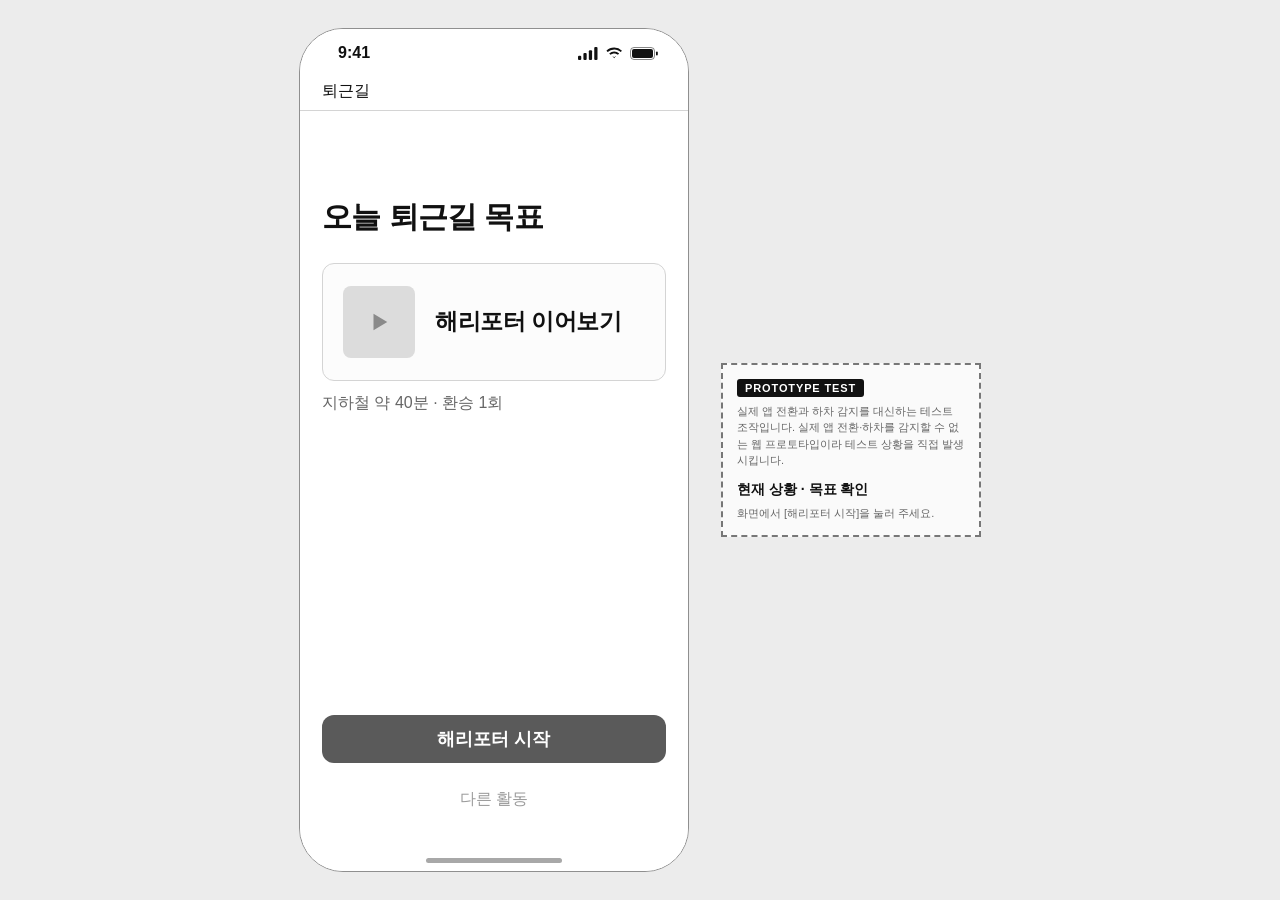
<file: experiments/claude/index.html>
<!DOCTYPE html>
<html lang="ko">
<head>
<meta charset="UTF-8">
<meta name="viewport" content="width=device-width, initial-scale=1, viewport-fit=cover">
<title>퇴근길 목표 — Lo-fi PoC</title>
<link rel="stylesheet" href="styles.css">
</head>
<body>
<div class="stage" id="stage">

  <!-- ================= 모바일 프레임 (참가자에게 보이는 화면) ================= -->
  <main class="frame" id="frame">
    <div class="statusbar" aria-hidden="true">
      <span>9:41</span>
      <span class="icons">
        <svg viewBox="0 0 18 12"><rect x="0" y="8" width="3" height="4" rx="1"/><rect x="5" y="5.5" width="3" height="6.5" rx="1"/><rect x="10" y="3" width="3" height="9" rx="1"/><rect x="15" y="0" width="3" height="12" rx="1"/></svg>
        <svg viewBox="0 0 17 12"><path d="M8.5 2.3c2.3 0 4.4.9 6 2.4l1.2-1.3A10.6 10.6 0 0 0 8.5.5C5.7.5 3.2 1.6 1.3 3.4l1.2 1.3a8.7 8.7 0 0 1 6-2.4zm0 3.6c1.3 0 2.500.5 3.400 1.300l1.200-1.300a7 7 0 0 0-9.200 0l1.200 1.300c.9-.8 2.100-1.300 3.400-1.300zm0 3.500L6.600 8l1.900 2.400L10.400 8z"/></svg>
        <svg viewBox="0 0 28 13"><rect x=".5" y=".5" width="24" height="12" rx="3.5" fill="none" stroke="#111" opacity=".5"/><rect x="2" y="2" width="21" height="9" rx="2"/><rect x="26" y="4.5" width="1.8" height="4" rx=".9"/></svg>
      </span>
    </div>

    <!-- S0 대기: 연구자가 과제를 시작하기 전까지 참가자에게 비어 있는 화면 -->
    <section class="screen active" id="s0" data-screen="standby" tabindex="-1" aria-label="대기 중"></section>

    <!-- S1 목표 확인 -->
    <section class="screen" id="s1" data-screen="goal" tabindex="-1" aria-label="오늘 퇴근길 목표">
      <header class="appbar">퇴근길</header>
      <div class="content">
        <h1 class="title">오늘 퇴근길 목표</h1>
        <div class="activity-card">
          <div class="thumb" aria-hidden="true"><svg viewBox="0 0 24 24"><path d="M6 3l15 9-15 9z"/></svg></div>
          <strong class="activity-name"><span>해리포터</span> <span>이어보기</span></strong>
        </div>
        <p class="meta">지하철 약 40분 · 환승 1회</p>
      </div>
      <div class="bottom">
        <button class="btn-primary" id="start-btn" type="button">해리포터 시작</button>
        <button class="btn-text" id="other-btn" type="button" disabled aria-label="다른 활동 (이번 버전에서는 사용할 수 없음)">다른 활동</button>
      </div>
    </section>

    <!-- S2 외부 OTT 앱 (정적 시뮬레이션 — 조작 가능한 요소 없음) -->
    <section class="screen" id="s2" data-screen="ott" tabindex="-1" aria-label="외부 OTT 앱 시뮬레이션, 해리포터 시청 화면">
      <div class="top navbar"><button class="nav-back" id="back-ott" type="button" aria-label="뒤로 가기"><svg viewBox="0 0 24 24" aria-hidden="true"><path d="M15 5l-7 7 7 7"/></svg></button><span class="chip" aria-hidden="true">외부 OTT 앱</span></div>
      <div class="ott-body" aria-hidden="true">
        <div class="video">
          <div class="play"><svg viewBox="0 0 24 24"><path d="M6 3l15 9-15 9z"/></svg></div>
          <div class="progress"><i></i><b></b></div>
        </div>
        <div class="info">
          <h2>해리포터</h2>
          <div class="pills"><span class="bar" style="width:68px;background:#b5b5b5"></span><span class="bar" style="width:116px"></span></div>
          <div class="ott-actions">
            <svg viewBox="0 0 24 24"><path d="M12 4v16M4 12h16"/></svg>
            <svg viewBox="0 0 24 24"><path d="M7 11v9H4v-9zM7 11l4-7c1.5 0 2.500 1 2 3l-.5 3H19c1 0 2 1 1.700 2.200l-1.500 6A2 2 0 0 1 17.300 20H7"/></svg>
            <svg viewBox="0 0 24 24"><path d="M17 13V4h3v9zM17 13l-4 7c-1.500 0-2.500-1-2-3l.5-3H5c-1 0-2-1-1.700-2.200l1.500-6A2 2 0 0 1 6.700 4H17"/></svg>
            <span class="spacer"></span>
            <span class="dots">•••</span>
          </div>
          <div class="ott-text"><span class="bar w90"></span><span class="bar w70"></span><span class="bar w40"></span></div>
          <div class="rail-title"></div>
          <div class="rail">
            <div class="card"><div class="img"></div><span class="bar w90"></span><span class="bar w40"></span></div>
            <div class="card"><div class="img"></div><span class="bar w90"></span><span class="bar w40"></span></div>
            <div class="card"><div class="img"></div><span class="bar w90"></span><span class="bar w40"></span></div>
            <div class="card"><div class="img"></div></div>
          </div>
        </div>
      </div>
    </section>

    <!-- S3 등록한 이탈 앱 (일반 피드 구조 시뮬레이션, 내부 세로 스크롤) -->
    <section class="screen" id="s3" data-screen="feed" tabindex="-1" aria-label="등록한 이탈 앱 시뮬레이션, 피드 화면">
      <div class="chip-wrap navbar"><button class="nav-back" id="back-feed" type="button" aria-label="뒤로 가기"><svg viewBox="0 0 24 24" aria-hidden="true"><path d="M15 5l-7 7 7 7"/></svg></button><span class="chip" aria-hidden="true">등록한 이탈 앱</span></div>
      <div class="feed" id="feed" tabindex="0" role="region" aria-label="피드 (위아래로 스크롤)"></div>
    </section>

    <!-- S5 하차 후 평가 -->
    <section class="screen" id="s5" data-screen="reflection" tabindex="-1" aria-labelledby="refl-title">
      <header class="appbar">오늘 퇴근길</header>
      <div class="content">
        <h1 class="title" id="refl-title">오늘 이동시간,<br>원했던 방식에<br>가깝게 보냈나요?</h1>
        <fieldset class="scale-set" id="scale">
          <legend class="sr-only">원했던 방식에 가깝게 보낸 정도, 1점 전혀 아니에요에서 5점 매우 그래요</legend>
          <div class="scale">
            <label class="rate"><input type="radio" name="rating" value="1" aria-label="1점, 전혀 아니에요"><span>1</span></label>
            <label class="rate"><input type="radio" name="rating" value="2" aria-label="2점"><span>2</span></label>
            <label class="rate"><input type="radio" name="rating" value="3" aria-label="3점"><span>3</span></label>
            <label class="rate"><input type="radio" name="rating" value="4" aria-label="4점"><span>4</span></label>
            <label class="rate"><input type="radio" name="rating" value="5" aria-label="5점, 매우 그래요"><span>5</span></label>
          </div>
          <div class="scale-labels" aria-hidden="true"><span>전혀 아니에요</span><span>매우 그래요</span></div>
        </fieldset>
        <div class="divider"></div>
        <div class="activity-box">
          <div class="lbl">오늘 선택한 활동</div>
          <div class="row">
            <div class="thumb" aria-hidden="true"><svg viewBox="0 0 24 24"><path d="M6 3l15 9-15 9z"/></svg></div>
            <strong class="activity-name"><span>해리포터</span> <span>이어보기</span></strong>
          </div>
        </div>
      </div>
      <div class="bottom">
        <p class="done-note" id="done-note" role="status" hidden>완료했어요. 응답이 저장되었어요.</p>
        <button class="btn-primary" id="done-btn" type="button" disabled>완료</button>
      </div>
    </section>

    <!-- S4 개입 bottom sheet (S3 위에 오버레이, 응답은 두 버튼으로만) -->
    <div class="scrim" id="scrim"></div>
    <div class="sheet" id="sheet" role="dialog" aria-modal="true" aria-labelledby="sheet-title" aria-describedby="sheet-eyebrow" aria-hidden="true">
      <p class="eyebrow" id="sheet-eyebrow">오늘 퇴근길 목표</p>
      <h3 id="sheet-title">오늘 퇴근길엔<br>해리포터를 보기로 했어요.</h3>
      <button class="btn-primary" id="return-btn" type="button">해리포터로</button>
      <button class="btn-secondary" id="continue-btn" type="button">피드 계속 보기</button>
    </div>

    <div class="home-indicator" aria-hidden="true"></div>
  </main>

  <!-- 연구자 컨트롤러는 ?mode=researcher 일 때만 researcher.js 가 이 자리에 추가한다 -->
</div>

<template id="post-tpl">
  <article class="post" aria-hidden="true">
    <div class="post-head"><span class="avatar"></span><span class="ph-lines"><span class="bar w60" style="height:10px"></span><span class="bar w25"></span></span><span class="dots">•••</span></div>
    <div class="post-img"><svg viewBox="0 0 64 48"><circle cx="50" cy="10" r="7"/><path d="M2 46L24 10l14 22 8-10 16 24z"/></svg></div>
    <div class="post-actions">
      <svg viewBox="0 0 24 24"><path d="M12 20s-8-5-8-11a4.500 4.500 0 0 1 8-2.800A4.500 4.500 0 0 1 20 9c0 6-8 11-8 11z"/></svg>
      <svg viewBox="0 0 24 24"><path d="M12 4a8 8 0 1 0 3.500 15.200L20 20l-1-4.200A8 8 0 0 0 12 4z"/></svg>
      <svg viewBox="0 0 24 24"><path d="M3 11l18-8-6 18-3-7z"/></svg>
      <span class="spacer"></span>
      <svg viewBox="0 0 24 24"><path d="M6 3h12v18l-6-4-6 4z"/></svg>
    </div>
    <div class="post-text"><span class="bar w80"></span><span class="bar w60"></span><span class="bar w40"></span></div>
  </article>
</template>

<script src="logger.js"></script>
<script src="app.js"></script>
</body>
</html>
</file>
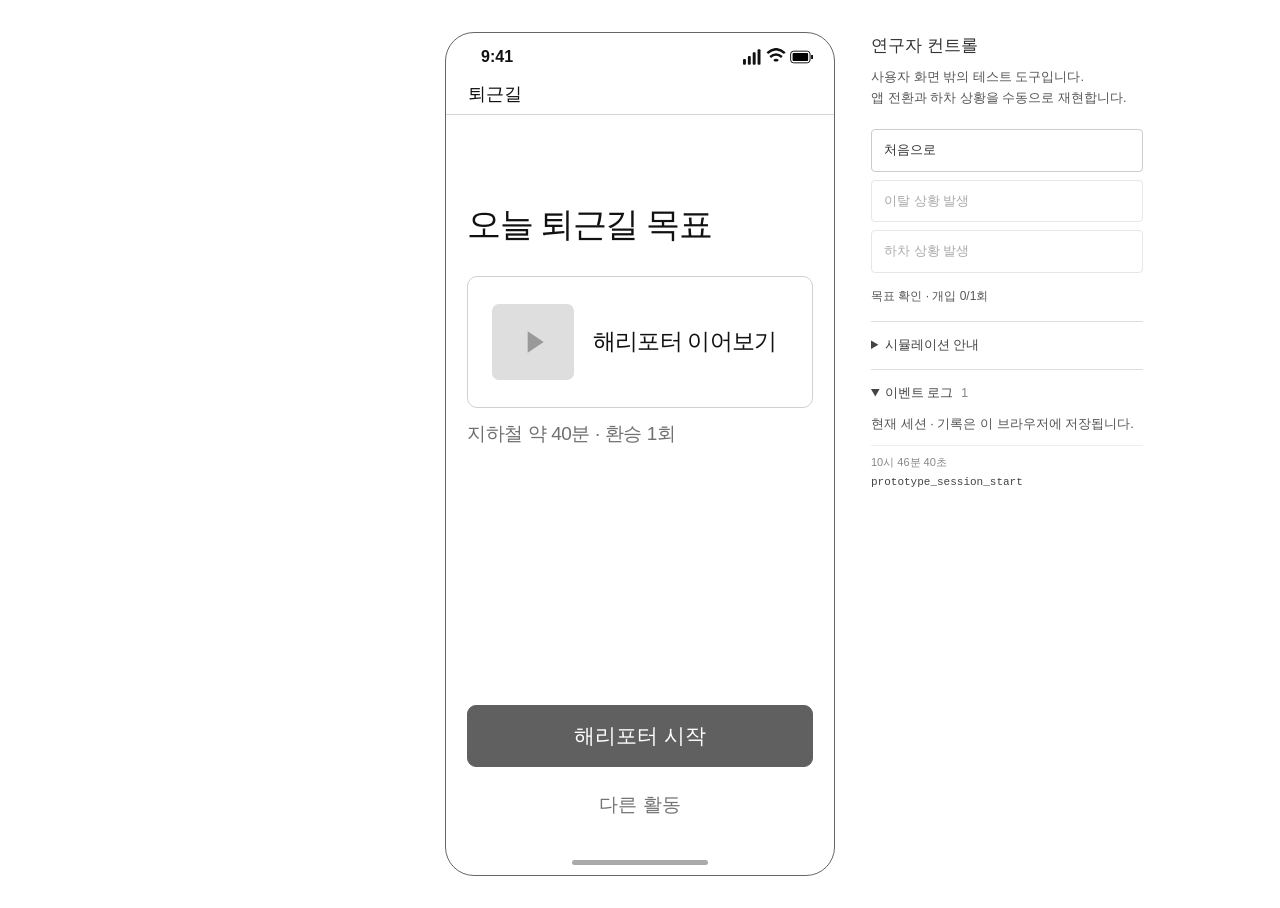
<file: experiments/codex/index.html>
<!doctype html>
<html lang="ko">
<head>
  <meta charset="utf-8">
  <meta name="viewport" content="width=device-width, initial-scale=1">
  <meta name="theme-color" content="#ffffff">
  <title>퇴근길 · 연구용 프로토타입</title>
  <link rel="icon" href="data:,">
  <link rel="stylesheet" href="./styles.css">
  <script src="./logger.js" defer></script>
  <script src="./app.js" defer></script>
</head>
<body>
  <svg class="svg-definitions" xmlns="http://www.w3.org/2000/svg" aria-hidden="true">
    <defs>
      <symbol id="icon-play" viewBox="0 0 24 24"><path d="m8 4 12 8-12 8Z" fill="currentColor" stroke="none"/></symbol>
      <symbol id="icon-pause" viewBox="0 0 24 24"><path d="M8 5v14M16 5v14" stroke-width="5"/></symbol>
      <symbol id="icon-picture" viewBox="0 0 80 60"><circle cx="62" cy="12" r="9" fill="currentColor"/><path d="M3 53 27 19a3 3 0 0 1 5 0l16 23 8-12a3 3 0 0 1 5 0l16 23q2 4-3 4H7q-6 0-4-4" fill="currentColor"/></symbol>
      <symbol id="icon-heart" viewBox="0 0 24 24"><path d="M12 21 3 12C-3 4 6-1 12 6c6-7 15-2 9 6Z"/></symbol>
      <symbol id="icon-comment" viewBox="0 0 24 24"><path d="M21 16a10 10 0 1 0-5 5l6 1Z"/></symbol>
      <symbol id="icon-share" viewBox="0 0 24 24"><path d="m2 3 21-1-9 21-3-11Zm9 9L23 2"/></symbol>
      <symbol id="icon-bookmark" viewBox="0 0 24 24"><path d="M4 2h16v21l-8-6-8 6Z"/></symbol>
      <symbol id="icon-plus" viewBox="0 0 24 24"><path d="M12 2v20M2 12h20"/></symbol>
      <symbol id="icon-like" viewBox="0 0 24 24"><path d="M7 10v12H3V10Zm0 11h11q2 0 2-2l2-8q0-2-2-2h-6l1-5q0-4-3-2l-5 8Z"/></symbol>
      <symbol id="icon-more" viewBox="0 0 24 24"><g fill="currentColor" stroke="none"><circle cx="4" cy="12" r="1.8"/><circle cx="12" cy="12" r="1.8"/><circle cx="20" cy="12" r="1.8"/></g></symbol>
    </defs>
  </svg>
  <div class="workspace">
    <div class="phone" id="phone" aria-label="퇴근길 모바일 프로토타입">
      <div class="status-bar" aria-hidden="true">
        <span>9:41</span>
        <svg viewBox="0 0 72 18"><g fill="currentColor"><rect x="0" y="11" width="3" height="6" rx="1"/><rect x="5" y="8" width="3" height="9" rx="1"/><rect x="10" y="4" width="3" height="13" rx="1"/><rect x="15" y="1" width="3" height="16" rx="1"/></g><g fill="none" stroke="currentColor" stroke-width="2.5"><path d="M25 5q9-8 18 0M28 9q6-5 12 0M32 13q2-2 4 0"/><rect x="49" y="3" width="20" height="12" rx="3" stroke-width="1"/></g><rect x="51" y="5" width="16" height="8" rx="1"/><path d="M71 7v4" stroke="currentColor" stroke-width="2"/></svg>
      </div>
      <main id="screens">
        <section class="screen goal-screen" id="goal-screen" aria-labelledby="goal-title">
          <header class="app-header">퇴근길</header>
          <div class="goal-body">
            <h1 id="goal-title" tabindex="-1">오늘 퇴근길 목표</h1>
            <div class="activity-card goal-card">
              <span class="activity-thumbnail" aria-hidden="true"><svg class="icon"><use href="#icon-play"/></svg></span>
              <strong>해리포터 이어보기</strong>
            </div>
            <p class="commute-description">지하철 약 40분 · 환승 1회</p>
            <div class="goal-actions">
              <button class="button primary" id="start-goal">해리포터 시작</button>
              <button class="text-button" id="other-activity">다른 활동</button>
              <p class="activity-notice" id="activity-notice" role="status"></p>
            </div>
          </div>
        </section>
        <section class="screen ott-screen" id="ott-screen" aria-labelledby="ott-title" hidden>
          <header class="external-header"><h1 class="app-tag" id="ott-title" tabindex="-1">외부 OTT 앱</h1></header>
          <div class="video-placeholder">
            <button class="play-button" id="toggle-play" aria-label="모의 재생 일시정지" aria-pressed="true"><svg class="icon"><use id="play-symbol" href="#icon-pause"/></svg></button>
            <div class="video-track" aria-hidden="true"><span></span><i></i></div>
          </div>
          <div class="ott-details">
            <h2>해리포터</h2>
            <div class="metadata skeleton" aria-hidden="true"><span></span><span></span></div>
            <div class="ott-tools" aria-hidden="true"><svg class="icon"><use href="#icon-plus"/></svg><svg class="icon"><use href="#icon-like"/></svg><svg class="icon dislike"><use href="#icon-like"/></svg><svg class="icon more"><use href="#icon-more"/></svg></div>
            <div class="description skeleton" aria-hidden="true"><span></span><span></span><span></span></div>
            <div class="recommendations" aria-hidden="true"><div class="skeleton"><span></span></div><div class="thumbnail-row"><div><i></i><span></span><span></span></div><div><i></i><span></span><span></span></div><div><i></i><span></span><span></span></div></div></div>
          </div>
        </section>
        <section class="screen feed-screen" id="feed-screen" aria-labelledby="feed-title" hidden>
          <header class="external-header"><h1 class="app-tag" id="feed-title" tabindex="-1">등록한 이탈 앱</h1></header>
          <div class="feed-posts" id="feed-posts" tabindex="0" aria-label="소셜 피드"></div>
        </section>
        <section class="screen reflection-screen" id="reflection-screen" aria-labelledby="reflection-title" hidden>
          <header class="app-header">오늘 퇴근길</header>
          <div class="reflection-body">
            <h1 id="reflection-title" tabindex="-1">오늘 이동시간,<br>원했던 방식에<br>가깝게 보냈나요?</h1>
            <fieldset class="rating-group">
              <legend class="sr-only">원했던 방식에 가깝게 보낸 정도</legend>
              <div class="rating-options">
                <label><input type="radio" name="rating" value="1"><span>1</span></label>
                <label><input type="radio" name="rating" value="2"><span>2</span></label>
                <label><input type="radio" name="rating" value="3"><span>3</span></label>
                <label><input type="radio" name="rating" value="4"><span>4</span></label>
                <label><input type="radio" name="rating" value="5"><span>5</span></label>
              </div>
              <div class="rating-labels"><span>전혀 아니에요</span><span>매우 그래요</span></div>
            </fieldset>
            <div class="activity-card reflection-card"><p>오늘 선택한 활동</p><div><span class="activity-thumbnail" aria-hidden="true"><svg class="icon"><use href="#icon-play"/></svg></span><strong>해리포터 이어보기</strong></div></div>
            <div class="reflection-actions"><p id="completion-notice" role="status"></p><button class="button primary" id="complete-reflection" disabled>완료</button></div>
          </div>
        </section>
      </main>
      <div class="intervention-layer" id="intervention-layer" hidden>
        <section class="bottom-sheet" id="intervention" role="dialog" aria-modal="true" aria-labelledby="intervention-title" aria-describedby="intervention-copy" tabindex="-1">
          <div class="sheet-handle" aria-hidden="true"></div>
          <h2 id="intervention-title">오늘 퇴근길 목표</h2>
          <p id="intervention-copy">오늘 퇴근길엔<br>해리포터를 보기로 했어요.</p>
          <button class="button primary" id="return-goal">해리포터로</button>
          <button class="button secondary" id="continue-feed">계속 보기</button>
        </section>
      </div>
      <div class="home-indicator" aria-hidden="true"></div>
    </div>
    <aside class="researcher" aria-labelledby="researcher-title">
      <h2 id="researcher-title">연구자 컨트롤</h2>
      <p>사용자 화면 밖의 테스트 도구입니다.<br>앱 전환과 하차 상황을 수동으로 재현합니다.</p>
      <div class="researcher-buttons"><button id="reset-session">처음으로</button><button id="trigger-drift" disabled>이탈 상황 발생</button><button id="end-commute" disabled>하차 상황 발생</button></div>
      <p class="research-state" id="research-state" role="status"></p>
      <p id="storage-notice" role="alert" hidden>브라우저 저장 공간을 사용할 수 없습니다. 로그는 이 페이지를 닫기 전까지만 유지됩니다.</p>
      <details class="research-notes"><summary>시뮬레이션 안내</summary><p>김나리 · 퇴근길<br>도보 4분 → 지하철 19분 → 환승 5분 → 지하철 21분 → 도보 7분</p><p>목표 활동 중에는 개입하지 않습니다. 메신저 사용은 개입 조건이 아닙니다. 등록한 이탈 앱 진입에만 이동 1회당 최대 1회 개입합니다.</p><p>영상·피드·재생 막대는 모형입니다. 실제 앱 연결, 위치 감지, 이동 감지, 시청 시간 분석은 없습니다.</p><p>처음으로: 새 세션을 시작합니다. 이전 이벤트 기록은 유지됩니다.</p></details>
      <details class="event-log" open><summary>이벤트 로그 <span id="event-count">0</span></summary><p>현재 세션 · 기록은 이 브라우저에 저장됩니다.</p><ol id="event-list"></ol></details>
    </aside>
  </div>
  <template id="feed-post-template">
    <article class="feed-post" aria-label="예시 피드 게시물">
      <div class="post-author" aria-hidden="true"><span class="avatar"></span><div class="skeleton"><span></span><span></span></div><svg class="icon more"><use href="#icon-more"/></svg></div>
      <div class="post-image" aria-hidden="true"><svg><use href="#icon-picture"/></svg></div>
      <div class="post-tools" aria-hidden="true"><svg class="icon"><use href="#icon-heart"/></svg><svg class="icon"><use href="#icon-comment"/></svg><svg class="icon"><use href="#icon-share"/></svg><svg class="icon more"><use href="#icon-bookmark"/></svg></div>
      <div class="post-copy skeleton" aria-hidden="true"><span></span><span></span><span></span></div>
    </article>
  </template>
  <noscript>이 프로토타입을 실행하려면 JavaScript를 켜 주세요.</noscript>
</body>
</html>
</file>
<file: experiments/claude/styles.css>
:root {
  --black: #111;
  --dark: #5a5a5a;
  --mid: #666;          /* 의미 있는 보조 문구 (흰 배경 대비 5.7:1) */
  --line: #d4d4d4;
  --line-strong: #bdbdbd;
  --r: 12px;            /* 버튼·카드 모서리 통일 */
  --pad: 22px;          /* 프레임 좌우 여백 통일 */
  --soft: #e6e6e6;
  --faint: #f5f5f5;
  --white: #fff;
  --font: -apple-system, "Apple SD Gothic Neo", "Pretendard", "Noto Sans KR", "Malgun Gothic", sans-serif;
  --sb: 44px; /* 모의 상태바 높이 (모바일에서는 0) */
}

* { box-sizing: border-box; margin: 0; padding: 0; }
html, body { height: 100%; }
body {
  font-family: var(--font);
  color: var(--black);
  background: #ececec;
  -webkit-font-smoothing: antialiased;
  word-break: keep-all;        /* 한글은 어절 단위로 줄바꿈 */
  overflow-wrap: break-word;
}
button { font-family: inherit; color: inherit; cursor: pointer; border: 0; background: none; }
button:disabled { cursor: not-allowed; }
:focus-visible { outline: 2px solid var(--black); outline-offset: 2px; }
.screen:focus, .screen:focus-visible { outline: none; }
.sr-only {
  position: absolute; width: 1px; height: 1px; margin: -1px; padding: 0;
  overflow: hidden; clip: rect(0 0 0 0); white-space: nowrap; border: 0;
}

/* ---------- 레이아웃: 참가자 모드는 프레임만, 페이지 스크롤 없음 ---------- */
.stage {
  height: 100vh; height: 100dvh;
  display: flex; align-items: center; justify-content: center;
  gap: 32px; padding: 16px;
}
@media (min-width: 761px) { body.mode-participant { overflow: hidden; } }

/* ---------- 모바일 프레임 (데스크톱 기준 390×844) ---------- */
.frame {
  position: relative;
  width: 390px;
  height: 844px; height: min(844px, calc(100vh - 32px)); height: min(844px, calc(100dvh - 32px));
  max-width: 100%;
  flex: none;
  container-type: size;           /* cqh/cqw 로 남는 높이에 맞춰 여백만 줄인다 (글자·터치 영역은 유지) */
  background: var(--white);
  border: 1px solid #8f8f8f;
  border-radius: 44px;
  overflow: hidden;
}

.statusbar {
  position: absolute; top: 0; left: 0; right: 0;
  height: 44px;
  display: flex; align-items: center; justify-content: space-between;
  padding: 4px 30px 0 38px;
  font-size: 16px; font-weight: 700;
  z-index: 5;
  pointer-events: none;
}
.statusbar svg { height: 13px; fill: var(--black); }
.statusbar .icons { display: flex; gap: 7px; align-items: center; }
.home-indicator {
  position: absolute; bottom: 8px; left: 50%;
  width: 136px; height: 5px; margin-left: -68px;
  border-radius: 3px; background: #a8a8a8;
  z-index: 20; pointer-events: none;
}

.screen {
  position: absolute; inset: 0;
  display: none;
  flex-direction: column;
  padding-top: var(--sb);
  background: var(--white);
}
.screen.active { display: flex; }

.appbar {
  height: 38px; flex: none;
  padding: 0 var(--pad);
  display: flex; align-items: center;
  font-size: 16px;
  border-bottom: 1px solid var(--line);
}

/* 중간 영역은 남는 높이만큼 줄어들고, 극단적으로 낮을 때만 내부 스크롤 */
.content { padding: 0 var(--pad); flex: 1 1 auto; min-height: 0; display: flex; flex-direction: column; overflow-y: auto; }
.bottom {
  flex: none; margin-top: auto;
  padding: 8px var(--pad) calc(clamp(14px, 6cqh, 50px) + env(safe-area-inset-bottom, 0px));
}

h1.title { font-weight: 800; letter-spacing: -0.02em; }

.btn-primary {
  width: 100%; min-height: 48px; border-radius: var(--r);
  background: var(--dark); color: var(--white);
  font-size: 18px; font-weight: 700;
}
.btn-secondary {
  width: 100%; min-height: 48px; border-radius: var(--r);
  background: var(--faint); border: 1px solid var(--line-strong);
  font-size: 16px; font-weight: 700;
}
.btn-text {
  display: block; width: 100%; min-height: 44px; margin-top: clamp(4px, 1.7cqh, 14px);
  font-size: 16px; color: var(--mid);
}
.btn-text:disabled { color: #9c9c9c; }

.thumb {
  width: 72px; height: 72px; flex: none;
  background: #dcdcdc; border-radius: 8px;
  display: flex; align-items: center; justify-content: center;
}
.thumb svg { width: 22px; height: 22px; fill: #8a8a8a; }

/* 활동명은 "해리포터 / 이어보기" 의미 단위로만 줄바꿈 */
.activity-name { font-weight: 800; letter-spacing: -0.02em; line-height: 1.3; }
.activity-name span { white-space: nowrap; }

/* ---------- S1 ---------- */
#s1 .title { margin-top: clamp(16px, 10.4cqh, 88px); font-size: 30px; line-height: 1.22; }
#s1 .activity-card {
  margin-top: clamp(14px, 3.3cqh, 28px);
  display: flex; align-items: center; gap: 20px;
  padding: 22px 20px;
  border: 1px solid var(--line); border-radius: var(--r); background: #fcfcfc;
}
#s1 .activity-name { font-size: 23px; }
#s1 .meta { margin-top: 12px; font-size: 16px; color: var(--mid); }

/* ---------- S5 ---------- */
#s5 .title { margin-top: clamp(14px, 6.2cqh, 52px); font-size: clamp(26px, 8.4cqw, 33px); line-height: 1.2; }
.scale-set { border: 0; margin-top: clamp(16px, 4.9cqh, 41px); min-width: 0; }
.scale { display: flex; justify-content: space-between; gap: 6px; }
.rate { position: relative; display: block; }
.rate input { position: absolute; inset: 0; width: 100%; height: 100%; opacity: 0; margin: 0; cursor: pointer; }
.rate span {
  display: flex; align-items: center; justify-content: center;
  width: clamp(46px, 14cqw, 54px); height: clamp(46px, 14cqw, 54px); border-radius: 50%;
  border: 1px solid var(--line-strong); background: var(--faint);
  font-size: 24px; color: var(--dark);
}
.rate input:checked + span {
  background: var(--black); border-color: var(--black); color: var(--white); font-weight: 800;
  outline: 2px solid var(--black); outline-offset: 3px;
}
.rate input:focus-visible + span { outline: 2px solid var(--black); outline-offset: 3px; }
.rate input:checked:focus-visible + span { outline-width: 3px; }
.rate input:disabled { cursor: default; }
.rate input:disabled:not(:checked) + span { color: #9c9c9c; }
.scale-labels { display: flex; justify-content: space-between; margin-top: 12px; font-size: 15px; color: var(--mid); }
.divider { flex: none; height: 1px; background: var(--line); margin-top: clamp(12px, 3cqh, 26px); }
.activity-box {
  flex: none; margin-top: clamp(12px, 3cqh, 26px);
  border: 1px solid var(--line); border-radius: var(--r); background: #fcfcfc; padding: 16px 18px 18px;
}
.activity-box .lbl { font-size: 15px; color: var(--mid); }
.activity-box .row { display: flex; align-items: center; gap: 18px; margin-top: 10px; }
.activity-box .thumb { width: 60px; height: 60px; }
.activity-box .activity-name { font-size: 20px; }
#done-btn:disabled { background: #a3a3a3; color: #f0f0f0; }

/* ---------- 이탈 앱(피드) 시뮬레이션 ---------- */
#s3 { padding-top: 0; }
#s3 .chip-wrap { padding: calc(var(--sb) + 4px) 10px 4px; flex: none; }
/* 참가자 화면 상단 내비게이션: S2·S3 공통 위치·크기 */
.navbar { display: flex; align-items: center; gap: 4px; }
.nav-back {
  width: 44px; height: 44px; flex: none; border-radius: 50%;
  display: flex; align-items: center; justify-content: center;
}
.nav-back svg { width: 24px; height: 24px; fill: none; stroke: var(--black); stroke-width: 2; stroke-linecap: round; stroke-linejoin: round; }
#s2 .nav-back { cursor: pointer; }
.done-note { text-align: center; font-size: 14px; color: var(--mid); margin-bottom: 10px; }
.done-note[hidden] { display: none; }
.chip {
  display: inline-flex; align-items: center;
  height: 28px; padding: 0 14px; border-radius: 14px;
  background: var(--soft); font-size: 13px; color: var(--black);
}
.feed {
  flex: 1 1 auto; min-height: 0;
  padding: 0 18px calc(24px + env(safe-area-inset-bottom, 0px));
  overflow-y: auto; overscroll-behavior: contain; -webkit-overflow-scrolling: touch;
  scrollbar-width: thin;
}
.feed:focus-visible { outline-offset: -3px; }
.post { padding-top: 18px; }
.post + .post { border-top: 1px solid var(--line); margin-top: 18px; }
.post-head { display: flex; align-items: center; gap: 14px; }
.avatar { width: 37px; height: 37px; border-radius: 50%; background: #d0d0d0; flex: none; }
.ph-lines { flex: 1; display: flex; flex-direction: column; gap: 6px; }
.bar { display: block; height: 8px; border-radius: 4px; background: #d6d6d6; }
.bar.w25 { width: 25%; } .bar.w40 { width: 40%; } .bar.w60 { width: 60%; } .bar.w70 { width: 70%; } .bar.w80 { width: 80%; } .bar.w90 { width: 90%; }
.dots { color: var(--dark); letter-spacing: 2px; font-weight: 700; }
.post-img { margin-top: 16px; height: 207px; border-radius: 8px; background: #dedede; display: flex; align-items: center; justify-content: center; }
.post-img svg { width: 60px; fill: #b3b3b3; }
.post-actions { display: flex; align-items: center; gap: 18px; margin-top: 12px; height: 30px; }
.post-actions svg { width: 24px; height: 24px; fill: none; stroke: var(--dark); stroke-width: 1.6; stroke-linejoin: round; }
.post-actions .spacer { flex: 1; }
.post-text { margin-top: 12px; display: flex; flex-direction: column; gap: 8px; }

/* ---------- 외부 OTT 시뮬레이션 (정적 와이어프레임, 조작 요소 없음) ---------- */
#s2 { padding-top: 0; }
#s2 * { cursor: default; }
#s2 .top { padding: calc(var(--sb) + 4px) 10px 4px; background: var(--faint); flex: none; }
.ott-body { flex: 1 1 auto; min-height: 0; overflow: hidden; display: flex; flex-direction: column; }
.video { height: clamp(150px, 27cqh, 229px); background: #7d7d7d; position: relative; flex: none; }
.video .play { position: absolute; left: 50%; top: 50%; width: 74px; height: 74px; margin: -48px 0 0 -37px; border-radius: 50%; background: #5d5d5d; display: flex; align-items: center; justify-content: center; }
.video .play svg { width: 26px; fill: #fff; }
.progress { position: absolute; left: 18px; right: 18px; bottom: 20px; height: 3px; background: #9a9a9a; border-radius: 2px; }
.progress i { position: absolute; left: 0; top: 0; bottom: 0; width: 38%; background: #fff; border-radius: 2px; }
.progress b { position: absolute; left: 38%; top: -6px; width: 15px; height: 15px; margin-left: -7px; border-radius: 50%; background: #fff; }
#s2 .info { padding: 0 24px; }
#s2 h2 { margin-top: clamp(16px, 4.5cqh, 38px); font-size: 24px; font-weight: 800; }
.pills { display: flex; gap: 8px; margin-top: 14px; }
.ott-actions { display: flex; align-items: center; gap: 36px; margin-top: clamp(10px, 3.3cqh, 28px); height: 40px; }
.ott-actions svg { width: 26px; height: 26px; fill: none; stroke: #7a7a7a; stroke-width: 1.7; stroke-linejoin: round; stroke-linecap: round; }
.ott-actions .spacer { flex: 1; }
.ott-text { margin-top: 14px; display: flex; flex-direction: column; gap: 9px; }
.ott-text .bar { height: 10px; background: #dcdcdc; }
.rail-title { margin-top: clamp(16px, 5.7cqh, 48px); width: 82px; height: 12px; border-radius: 4px; background: #b9b9b9; }
.rail { margin-top: 12px; display: flex; gap: 6px; overflow: hidden; margin-right: -24px; }
.rail .card { flex: none; width: 113px; }
.rail .card .img { height: 49px; border-radius: 5px; background: #dcdcdc; }
.rail .card .bar { margin-top: 8px; height: 6px; background: #d6d6d6; }

/* ---------- S4 개입 bottom sheet ---------- */
.scrim { position: absolute; inset: 0; background: rgba(0,0,0,.38); display: none; z-index: 10; }
.scrim.active { display: block; }
.sheet {
  position: absolute; left: 0; right: 0; bottom: 0;
  background: var(--white);
  border-radius: 28px 28px 44px 44px;
  padding: 34px var(--pad) calc(clamp(24px, 6cqh, 50px) + env(safe-area-inset-bottom, 0px));
  text-align: center;
  z-index: 11;
  transform: translateY(100%);
  transition: transform .2s ease;
  visibility: hidden;
}
.sheet.active { transform: translateY(0); visibility: visible; }
.sheet .eyebrow { font-size: 14px; color: var(--mid); }
.sheet h3 { margin-top: 14px; font-size: 22px; line-height: 1.38; font-weight: 800; letter-spacing: -0.02em; }
.sheet .btn-primary { margin-top: clamp(16px, 3.1cqh, 26px); }
.sheet .btn-secondary { margin-top: 10px; }

@media (prefers-reduced-motion: reduce) {
  .sheet { transition: none; }
}

/* ---------- TEST CONTROLLER (researcher.js 가 ?mode=researcher 일 때만 생성) ---------- */
.controller {
  width: 260px; flex: none;
  max-height: 844px; max-height: calc(100vh - 32px); max-height: calc(100dvh - 32px);
  overflow-y: auto; overscroll-behavior: contain;
  border: 2px dashed #777; background: #fafafa;
  padding: 14px; font-size: 13px; word-break: normal;
}
.controller .badge { display: inline-block; background: var(--black); color: var(--white); font-size: 11px; font-weight: 700; letter-spacing: .08em; padding: 3px 8px; border-radius: 3px; }
.controller h2 { font-size: 12px; font-weight: 700; margin: 14px 0 6px; padding-top: 10px; border-top: 1px solid var(--line-strong); }
.controller p.note { font-size: 11px; color: var(--mid); line-height: 1.5; margin-top: 6px; }
.controller .sess { margin-top: 10px; font: 12px/1.4 ui-monospace, Menlo, monospace; color: #333; }
.controller .c-rec { display: flex; align-items: center; gap: 10px; margin-top: 6px; font-size: 12px; }
.controller .c-rec span { color: var(--mid); }
.controller .c-rec label { display: flex; align-items: center; gap: 4px; min-height: 28px; }
.controller .count { margin-top: 10px; font-size: 12px; font-weight: 700; }
.controller ol.steps { list-style: none; display: flex; flex-direction: column; gap: 4px; }
.controller button, .controller select {
  display: block; width: 100%; min-height: 44px;
  border: 1px solid #888; border-radius: 6px; background: var(--white);
  font-family: inherit; font-size: 13px; font-weight: 600; text-align: center;
}
.controller button + button, .controller select, .controller .c-row + button, .controller button + .c-reason-label { margin-top: 6px; }
.controller .step { text-align: left; padding: 0 12px; font-weight: 500; }
.controller .step b { display: inline-block; width: 24px; font-family: ui-monospace, Menlo, monospace; }
.controller .step.on { background: var(--black); border-color: var(--black); color: var(--white); font-weight: 700; }
.controller .step.on:disabled { opacity: 1; }
.controller select { font-weight: 400; padding: 0 6px; min-height: 36px; }
.controller button:disabled, .controller select:disabled { opacity: .4; cursor: not-allowed; }
.controller .c-row { display: flex; gap: 6px; margin-top: 8px; }
.controller .c-row button { flex: 1; margin-top: 0; }
.controller .c-reason-label { display: block; font-size: 11px; color: var(--mid); margin-top: 8px; }
.controller [hidden] { display: none; }
.controller .danger { border-color: #333; }
.controller .c-logbox { margin-top: 14px; padding-top: 10px; border-top: 1px solid var(--line-strong); }
.controller summary { cursor: pointer; font-size: 12px; font-weight: 700; min-height: 28px; }
.controller .c-cur { display: block; font-size: 12px; margin-top: 6px; }
.controller .c-confirm { margin-top: 8px; padding: 8px; border: 2px solid var(--black); background: var(--white); font-size: 12px; line-height: 1.5; }
.controller .tz { font-size: 11px; color: var(--mid); margin-top: 8px; line-height: 1.5; }
.controller .log { margin-top: 6px; max-height: 200px; overflow: auto; overscroll-behavior: contain; border: 1px solid #ccc; background: var(--white); font: 11px/1.5 ui-monospace, Menlo, monospace; padding: 4px 6px; word-break: break-all; }
.controller .log div { border-bottom: 1px dotted #ddd; padding: 2px 0; }
.controller .log .t { color: var(--mid); }
.controller .log .tag { display: inline-block; padding: 0 3px; border: 1px solid #999; border-radius: 2px; font-size: 10px; }

/* ---------- PROTOTYPE TEST 패널 (기본 URL, 프레임 바깥) ---------- */
.ptest .pt-situation { margin-top: 12px; font-size: 14px; font-weight: 700; }
.ptest .pt-hint { margin-top: 4px; font-size: 12px; line-height: 1.5; color: var(--mid); }
.ptest button { margin-top: 10px; }
.ptest [hidden] { display: none; }

/* ---------- 작은 화면 ---------- */
@media (max-width: 430px) {
  :root { --sb: env(safe-area-inset-top, 0px); }   /* 실제 폰에는 OS 상태바가 있으므로 모의 상태바·홈바 제거 */
  .stage { padding: 0; gap: 0; }
  .frame {
    width: 100%; max-width: none; border: 0; border-radius: 0;
    height: 100vh; height: 100dvh;
  }
  .statusbar, .home-indicator { display: none; }
  .sheet { border-radius: 24px 24px 0 0; }
  .thumb { width: 60px; height: 60px; }
  #s1 .activity-card { gap: 16px; padding: 18px 16px; }
  #s1 .activity-name { font-size: 22px; }
  .activity-box .thumb { width: 52px; height: 52px; }
}

/* 좁은 화면: 연구자 컨트롤러는 숨기고, PROTOTYPE TEST 패널은 프레임 아래에 둔다.
   프레임 크기·구조는 그대로 두고 페이지가 세로로 스크롤된다. */
@media (max-width: 760px) {
  .controller:not(.ptest) { display: none; }
  body { overflow-y: auto; }
  .stage { height: auto; min-height: 100vh; min-height: 100dvh; flex-direction: column; justify-content: flex-start; gap: 16px; }
  .ptest { width: calc(100% - 32px); max-width: 390px; max-height: none; overflow: visible; margin: 0 auto 24px; padding-bottom: calc(14px + env(safe-area-inset-bottom, 0px)); }
}
@media (max-width: 430px) {
  .stage { gap: 0; }
  .ptest { margin-top: 16px; }
}
</file>
<file: experiments/codex/styles.css>
:root { color-scheme: light; font-family: -apple-system, BlinkMacSystemFont, "Apple SD Gothic Neo", "Noto Sans KR", Arial, sans-serif; color: #111; background: #fff; font-synthesis: none; }
* { box-sizing: border-box; }
body { margin: 0; }
button, input { font: inherit; }
button { cursor: pointer; }
button:disabled { cursor: default; }
button:focus-visible, summary:focus-visible, [tabindex="0"]:focus-visible { outline: 2px solid #333; outline-offset: 4px; }
[hidden] { display: none !important; }
h1, h2, p { margin: 0; }
h1:focus, .bottom-sheet:focus { outline: none; }
.svg-definitions { position: absolute; width: 0; height: 0; overflow: hidden; }
.sr-only { position: absolute; width: 1px; height: 1px; padding: 0; margin: -1px; overflow: hidden; clip: rect(0,0,0,0); white-space: nowrap; border: 0; }
.workspace { position: relative; width: 100%; padding: 32px 0; }
.phone { position: relative; width: 390px; height: 844px; margin: 0 auto; border: 1px solid #666; border-radius: 29px; background: #fff; overflow: hidden; }
.status-bar { height: 44px; padding: 12px 21px 8px 35px; display: flex; justify-content: space-between; align-items: center; font-size: 16px; font-weight: 650; }
.status-bar svg { width: 70px; height: 18px; }
#screens { height: calc(100% - 44px); }
.screen { height: 100%; display: flex; flex-direction: column; }
.app-header { height: 38px; flex-shrink: 0; padding: 5px 22px 10px; border-bottom: 1px solid #d5d5d5; font-size: 18px; }
.goal-body, .reflection-body { padding: 0 21px; flex: 1; display: flex; flex-direction: column; min-height: 0; }
h1 { font-size: 34px; font-weight: 750; line-height: 1.28; letter-spacing: -1.4px; word-break: keep-all; }
.goal-body h1 { margin-top: 88px; }
.activity-card { border: 1px solid #d0d0d0; border-radius: 10px; }
.goal-card { display: flex; align-items: center; gap: 19px; margin-top: 29px; padding: 27px 24px; min-height: 132px; }
.activity-thumbnail { width: 82px; height: 76px; flex-shrink: 0; background: #dedede; color: #999; border-radius: 7px; display: grid; place-items: center; }
.activity-thumbnail .icon { width: 32px; height: 32px; }
.activity-card strong { font-size: 23px; font-weight: 750; letter-spacing: -.8px; white-space: nowrap; }
.commute-description { margin-top: 13px; font-size: 19px; color: #707070; letter-spacing: -.4px; }
.goal-actions { margin-top: auto; padding-bottom: 46px; position: relative; }
.button { display: block; width: 100%; border-radius: 9px; font-weight: 700; font-size: 21px; min-height: 50px; border: 1px solid transparent; }
.primary { color: #fff; background: #606060; border-color: #606060; }
.primary:disabled { background: #aaa; border-color: #aaa; color: #fff; }
.goal-actions .primary { height: 62px; }
.text-button { display: block; width: 100%; border: 0; background: transparent; margin-top: 14px; min-height: 48px; color: #737373; font-size: 19px; }
.activity-notice { position: absolute; bottom: 21px; left: 0; right: 0; text-align: center; font-size: 11px; color: #666; }
.home-indicator { position: absolute; height: 5px; width: 136px; bottom: 10px; left: calc(50% - 68px); border-radius: 5px; background: #aaa; pointer-events: none; z-index: 3; }
.external-header { flex-shrink: 0; padding: 9px 19px 12px; }
.app-tag { display: inline-block; background: #e3e3e3; border-radius: 22px; font-size: 15px; font-weight: 500; letter-spacing: -.3px; line-height: 1.4; padding: 5px 13px; }
.video-placeholder { position: relative; height: 230px; flex-shrink: 0; background: #919191; display: grid; place-items: center; }
.play-button { width: 75px; height: 75px; border-radius: 50%; border: 0; background: #707070; color: #fff; display: grid; place-items: center; }
.play-button .icon { width: 40px; height: 40px; }
.icon { width: 24px; height: 24px; fill: none; stroke: currentColor; stroke-width: 1.6; stroke-linecap: round; stroke-linejoin: round; }
.video-track { position: absolute; left: 19px; right: 19px; bottom: 20px; height: 4px; border-radius: 4px; background: #bcbcbc; }
.video-track span { display: block; width: 38%; height: 100%; background: #eee; border-radius: inherit; }
.video-track i { position: absolute; left: 38%; top: -4px; width: 13px; height: 13px; border-radius: 50%; background: #fff; }
.ott-details { padding: 22px 23px; overflow: hidden; }
.ott-details h2 { font-size: 26px; font-weight: 750; letter-spacing: -.8px; }
.skeleton span { display: block; height: 10px; background: #d9d9d9; border-radius: 4px; }
.metadata { display: flex; gap: 8px; margin-top: 12px; }
.metadata span:first-child { width: 57px; background: #bcbcbc; }
.metadata span:last-child { width: 107px; }
.ott-tools { display: flex; align-items: center; gap: 36px; margin: 28px 10px 24px; color: #777; }
.dislike { transform: rotate(180deg); }
.more { margin-left: auto; }
.description span { margin-bottom: 9px; height: 12px; }
.description span:nth-child(1) { width: 90%; }
.description span:nth-child(2) { width: 65%; }
.description span:nth-child(3) { width: 47%; }
.recommendations { margin-top: 42px; }
.recommendations > .skeleton span { width: 83px; height: 12px; background: #bcbcbc; margin-bottom: 8px; }
.thumbnail-row { display: flex; gap: 7px; width: 370px; }
.thumbnail-row > div { width: 113px; flex-shrink: 0; }
.thumbnail-row i { display: block; height: 50px; border-radius: 6px; background: #dedede; margin-bottom: 7px; }
.thumbnail-row span { display: block; height: 7px; width: 82%; border-radius: 4px; background: #d9d9d9; margin-top: 6px; }
.thumbnail-row span:last-child { width: 52%; }
.feed-screen .external-header { padding-top: 4px; padding-bottom: 10px; }
.feed-posts { flex: 1; min-height: 0; overflow-y: auto; padding: 0 18px 28px; scrollbar-width: none; }
.feed-posts::-webkit-scrollbar { display: none; }
.feed-post { border-bottom: 1px solid #e5e5e5; padding: 3px 0 19px; margin-bottom: 12px; }
.post-author { display: flex; align-items: center; gap: 13px; margin-bottom: 12px; color: #777; }
.avatar { width: 38px; height: 38px; border-radius: 50%; background: #d0d0d0; }
.post-author .skeleton { width: 87px; }
.post-author .skeleton span { height: 9px; margin-bottom: 5px; background: #cecece; }
.post-author .skeleton span:last-child { width: 65%; margin-bottom: 0; background: #dedede; }
.post-image { height: 208px; display: grid; place-items: center; background: #dedede; border-radius: 5px; }
.post-image svg { width: 78px; height: 58px; color: #b8b8b8; }
.post-tools { display: flex; gap: 18px; margin: 14px 2px; color: #777; }
.post-tools .icon { width: 22px; height: 22px; }
.post-copy span { margin-bottom: 7px; }
.post-copy span:nth-child(1) { width: 70%; }
.post-copy span:nth-child(2) { width: 44%; }
.post-copy span:nth-child(3) { width: 33%; }
.feed-post:nth-child(n+2) .post-image { height: 165px; }
.intervention-layer { position: absolute; inset: 0; background: rgb(0 0 0 / 32%); display: flex; align-items: flex-end; z-index: 2; }
.bottom-sheet { width: 100%; background: #fff; border-radius: 23px 23px 0 0; padding: 8px 20px 30px; text-align: center; }
.sheet-handle { height: 5px; width: 42px; margin: 0 auto 36px; border-radius: 4px; background: #c4c4c4; }
.bottom-sheet h2 { font-size: 15px; font-weight: 400; color: #737373; margin-bottom: 15px; }
.bottom-sheet p { font-size: 24px; line-height: 1.45; font-weight: 750; letter-spacing: -.6px; margin-bottom: 19px; }
.bottom-sheet .button { min-height: 44px; font-size: 19px; }
.secondary { background: #f7f7f7; color: #444; border-color: #d2d2d2; margin-top: 9px; }
.reflection-body h1 { margin-top: 61px; }
.rating-group { border: 0; padding: 0 0 28px; margin: 46px 0 26px; border-bottom: 1px solid #ddd; min-width: 0; }
.rating-options { display: flex; justify-content: space-between; }
.rating-options label { position: relative; cursor: pointer; }
.rating-options input { position: absolute; opacity: 0; width: 100%; height: 100%; margin: 0; cursor: pointer; }
.rating-options span { display: grid; place-items: center; width: 54px; height: 54px; border: 1px solid #d6d6d6; border-radius: 50%; color: #737373; background: #fafafa; font-size: 26px; font-weight: 500; }
.rating-options input:checked + span { color: #fff; background: #606060; border-color: #606060; }
.rating-options input:focus-visible + span { outline: 2px solid #333; outline-offset: 3px; }
.rating-labels { display: flex; justify-content: space-between; margin-top: 11px; color: #737373; font-size: 14px; }
.reflection-card { padding: 17px 18px; }
.reflection-card p { font-size: 16px; margin-bottom: 16px; color: #555; }
.reflection-card > div { display: flex; align-items: center; gap: 14px; }
.reflection-card .activity-thumbnail { width: 65px; height: 63px; }
.reflection-card strong { font-size: 20px; }
.reflection-actions { margin-top: auto; padding-bottom: 65px; }
.reflection-actions .button { height: 49px; }
#completion-notice { text-align: center; min-height: 24px; margin-bottom: 7px; font-size: 14px; color: #666; }
.researcher { position: absolute; top: 32px; left: calc(50% + 231px); width: 272px; font-size: 13px; color: #555; line-height: 1.6; }
.researcher h2 { color: #333; font-size: 17px; font-weight: 600; margin-bottom: 8px; }
.researcher-buttons { display: grid; gap: 8px; margin: 20px 0 14px; }
.researcher button { padding: 10px 12px; border: 1px solid #ccc; border-radius: 4px; background: #fff; color: #333; text-align: left; }
.researcher button:disabled { color: #aaa; border-color: #e6e6e6; }
.research-state { font-size: 12px; padding-bottom: 15px; }
.researcher details { border-top: 1px solid #ddd; padding: 13px 0; }
.researcher summary { cursor: pointer; color: #444; }
.researcher details p { margin-top: 10px; }
#storage-notice { border: 1px solid #777; padding: 8px; margin-bottom: 10px; }
#event-count { color: #888; margin-left: 4px; }
#event-list { max-height: 315px; overflow-y: auto; list-style: none; padding: 0; margin: 10px 0 0; }
#event-list li { border-top: 1px solid #eee; padding: 8px 0; overflow-wrap: anywhere; }
#event-list time { display: block; font-size: 11px; color: #888; }
#event-list code { font-size: 11px; color: #444; }
@media (max-width: 1050px) { .researcher { position: static; width: 390px; max-width: 100%; margin: 28px auto 0; padding: 0 20px; } }
@media (max-width: 430px) { .workspace { padding: 0 0 24px; } .phone { width: min(390px, 100%); height: 844px; border: 0; border-radius: 0; } .researcher { padding-top: 20px; border-top: 1px solid #ddd; } }
@media (max-width: 370px) { .goal-body, .reflection-body { padding-left: 17px; padding-right: 17px; } h1 { font-size: 30px; } .goal-card { padding: 24px 16px; gap: 12px; } .goal-card .activity-thumbnail { width: 65px; } .activity-card strong { font-size: 20px; } .commute-description { font-size: 17px; } .reflection-card { padding: 16px 12px; } .reflection-card strong { font-size: 18px; } .rating-options span { width: 48px; height: 48px; } .bottom-sheet p { font-size: 22px; } }
</file>
